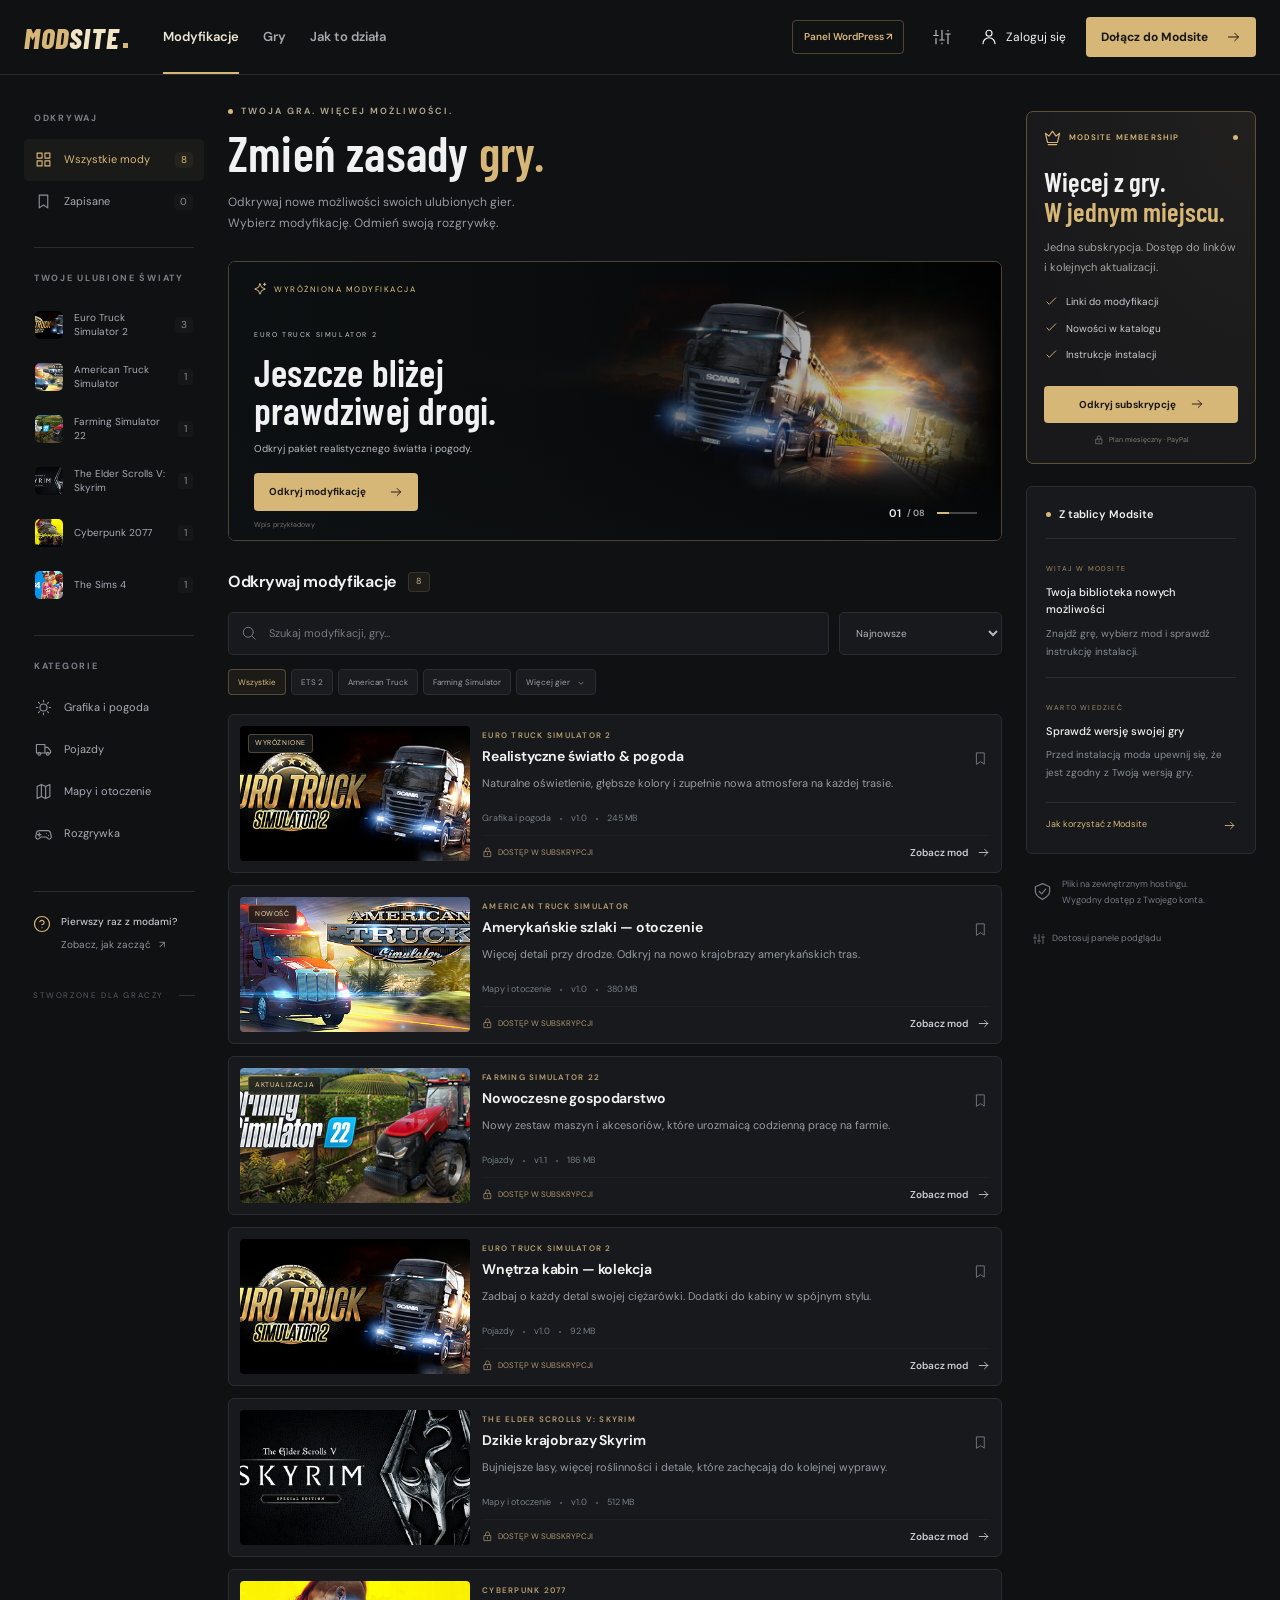
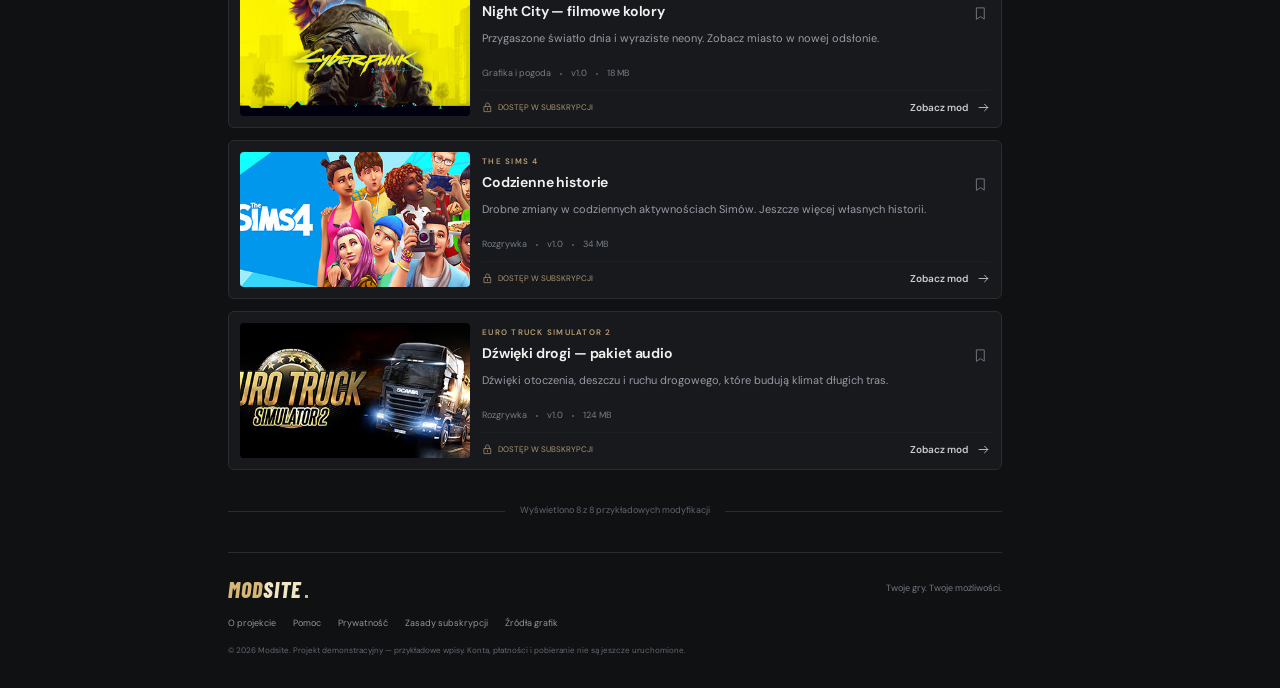
<file: index.html>
<!doctype html>
<html lang="pl">
<head>
  <meta charset="utf-8"><meta name="viewport" content="width=device-width,initial-scale=1">
  <meta name="description" content="Modsite — odkrywaj modyfikacje do ulubionych gier. Katalog modów z wygodnym dostępem w subskrypcji.">
  <meta name="theme-color" content="#101113"><title>Modsite — Twoja gra. Więcej możliwości.</title>
  <link rel="icon" href="assets/favicon.svg" type="image/svg+xml"><link rel="stylesheet" href="style.css"><script defer src="app.js"></script>
</head>
<body>
  <a class="skip" href="#catalog">Przejdź do modyfikacji</a>
  <header class="topbar">
    <div class="top-inner">
      <a class="brand" href="#" aria-label="Modsite — strona główna">MOD<span>SITE</span><i></i></a>
      <nav class="topnav" aria-label="Nawigacja główna"><a class="active" href="#catalog">Modyfikacje</a><button data-action="games">Gry</button><button data-modal="how">Jak to działa</button></nav>
      <div class="top-spacer"></div>
      <a class="admin-top" href="wordpress/" aria-label="Otwórz testowego WordPressa"><span class="admin-full">Panel WordPress ↗</span><span class="admin-short">WP</span></a>
      <button class="icon-button panel-settings" data-modal="panels" aria-label="Dostosuj panele" title="Dostosuj panele"><span data-icon="sliders"></span></button>
      <button class="login-top" data-modal="login" aria-label="Zaloguj się"><span data-icon="user"></span><span>Zaloguj się</span></button>
      <button class="button gold top-join" data-modal="subscribe">Dołącz do Modsite <span data-icon="arrow"></span></button>
      <button class="icon-button mobile-menu" data-action="menu" aria-label="Otwórz menu gier" aria-expanded="false"><span data-icon="menu"></span></button>
    </div>
    <div id="top-panels" class="top-custom-panels"></div>
  </header>
  <div class="page-shell">
    <aside class="left-sidebar" id="game-sidebar" aria-label="Gry i kategorie">
      <div class="side-title">ODKRYWAJ</div>
      <button class="side-item active" data-game="all"><span data-icon="grid"></span>Wszystkie mody<span class="count">8</span></button>
      <button class="side-item" data-action="saved"><span data-icon="bookmark"></span>Zapisane<span class="count" id="saved-count">0</span></button>
      <div class="sidebar-divider"></div>
      <div class="side-title">TWOJE ULUBIONE ŚWIATY</div>
      <div id="game-list"></div>
      <div class="sidebar-divider"></div>
      <div class="side-title">KATEGORIE</div>
      <button class="side-item" data-category="Grafika i pogoda"><span data-icon="sun"></span>Grafika i pogoda</button>
      <button class="side-item" data-category="Pojazdy"><span data-icon="truck"></span>Pojazdy</button>
      <button class="side-item" data-category="Mapy i otoczenie"><span data-icon="map"></span>Mapy i otoczenie</button>
      <button class="side-item" data-category="Rozgrywka"><span data-icon="gamepad"></span>Rozgrywka</button>
      <div id="left-panels" class="custom-panels"></div>
      <div class="side-help"><span data-icon="help"></span><div><b>Pierwszy raz z modami?</b><button data-modal="how">Zobacz, jak zacząć <span>↗</span></button></div></div>
      <div class="side-bottom">STWORZONE DLA GRACZY<span class="tiny-line"></span></div>
    </aside>
    <main id="main">
      <div class="intro-label"><span class="live-dot"></span> TWOJA GRA. WIĘCEJ MOŻLIWOŚCI.</div>
      <div class="intro-row"><h1>Zmień zasady <em>gry.</em></h1><span class="catalog-tag">KATALOG MODYFIKACJI</span></div>
      <p class="intro-copy">Odkrywaj nowe możliwości swoich ulubionych gier.<br> Wybierz modyfikację. Odmień swoją rozgrywkę.</p>
      <section class="featured" aria-labelledby="featured-title">
        <img src="assets/hero.jpg" alt="Ciężarówka na drodze w Euro Truck Simulator 2" class="featured-bg" fetchpriority="high">
        <div class="featured-shade"></div><span class="featured-label"><span data-icon="sparkles"></span> WYRÓŻNIONA MODYFIKACJA</span>
        <div class="featured-content"><span class="game-eyebrow">EURO TRUCK SIMULATOR 2</span><h2 id="featured-title">Jeszcze bliżej<br>prawdziwej drogi.</h2><p>Odkryj pakiet realistycznego światła i pogody.</p><button class="button gold" data-detail="1">Odkryj modyfikację <span data-icon="arrow"></span></button></div>
        <span class="featured-bottom">01 <span>/ 08</span><i></i></span><span class="featured-sample">Wpis przykładowy</span>
      </section>
      <section class="catalog-section" id="catalog" aria-labelledby="catalog-title">
        <div class="section-head"><h2 id="catalog-title">Odkrywaj modyfikacje<span id="result-count">8</span></h2><button class="text-button" id="reset-filters" hidden>Wyczyść filtry <span data-icon="x"></span></button></div>
        <div class="catalog-toolbar"><label class="search"><span data-icon="search"></span><input id="search" type="search" placeholder="Szukaj modyfikacji, gry…" aria-label="Szukaj modyfikacji"></label><label class="sort-label"><span class="sr-only">Sortowanie</span><select id="sort"><option value="newest">Najnowsze</option><option value="az">Nazwa: A–Z</option><option value="updated">Ostatnio zaktualizowane</option></select></label></div>
        <div class="filter-chips" id="filter-chips"><button class="chip selected" data-game="all">Wszystkie</button><button class="chip" data-game="ets2">ETS 2</button><button class="chip" data-game="ats">American Truck</button><button class="chip" data-game="farm">Farming Simulator</button><button class="chip" data-action="games">Więcej gier <span data-icon="chevron"></span></button></div>
        <div class="results-status" id="results-status" aria-live="polite"></div>
        <div class="mod-list" id="mod-list"></div>
        <div class="catalog-end"><span></span><p id="catalog-end-text">To wszystkie modyfikacje w podglądzie</p><span></span></div>
      </section>
      <footer class="footer"><div class="footer-row"><a class="brand small" href="#">MOD<span>SITE</span><i></i></a><span>Twoje gry. Twoje możliwości.</span></div><div class="footer-links"><button data-modal="about">O projekcie</button><button data-modal="how">Pomoc</button><button data-modal="privacy">Prywatność</button><button data-modal="terms">Zasady subskrypcji</button><button data-modal="credits">Źródła grafik</button></div><p>© 2026 Modsite. Projekt demonstracyjny — przykładowe wpisy. Konta, płatności i pobieranie nie są jeszcze uruchomione.</p></footer>
    </main>
    <aside class="right-sidebar" aria-label="Subskrypcja i aktualności">
      <section class="membership-panel"><div class="membership-top"><span data-icon="crown"></span><span>MODSITE MEMBERSHIP</span><i></i></div><h2>Więcej z gry.<br><em>W jednym miejscu.</em></h2><p>Jedna subskrypcja. Dostęp do linków i kolejnych aktualizacji.</p><ul><li><span data-icon="check"></span>Linki do modyfikacji</li><li><span data-icon="check"></span>Nowości w katalogu</li><li><span data-icon="check"></span>Instrukcje instalacji</li></ul><button class="button gold wide" data-modal="subscribe">Odkryj subskrypcję <span data-icon="arrow"></span></button><div class="membership-meta"><span data-icon="lock"></span>Plan miesięczny · PayPal</div></section>
      <section class="panel news-panel"><div class="panel-heading"><span class="live-dot"></span><h2>Z tablicy Modsite</h2></div><div class="news-item"><span class="news-category">WITAJ W MODSITE</span><h3>Twoja biblioteka nowych możliwości</h3><p>Znajdź grę, wybierz mod i sprawdź instrukcję instalacji.</p></div><div class="news-item"><span class="news-category">WARTO WIEDZIEĆ</span><h3>Sprawdź wersję swojej gry</h3><p>Przed instalacją moda upewnij się, że jest zgodny z Twoją wersją gry.</p></div><button class="text-button news-link" data-modal="how">Jak korzystać z Modsite <span data-icon="arrow"></span></button></section>
      <div id="right-panels" class="custom-panels"></div>
      <div class="small-note"><span data-icon="shield"></span><p>Pliki na zewnętrznym hostingu.<br>Wygodny dostęp z Twojego konta.</p></div>
      <button class="customize-button" data-modal="panels"><span data-icon="sliders"></span>Dostosuj panele podglądu</button>
    </aside>
  </div>
  <dialog id="modal"><div class="modal-inner"><button class="icon-button modal-close" data-action="close" aria-label="Zamknij okno"><span data-icon="x"></span></button><div id="modal-content"></div></div></dialog>
  <div class="toast" id="toast" role="status" aria-live="polite"></div>
</body>
</html>
</file>
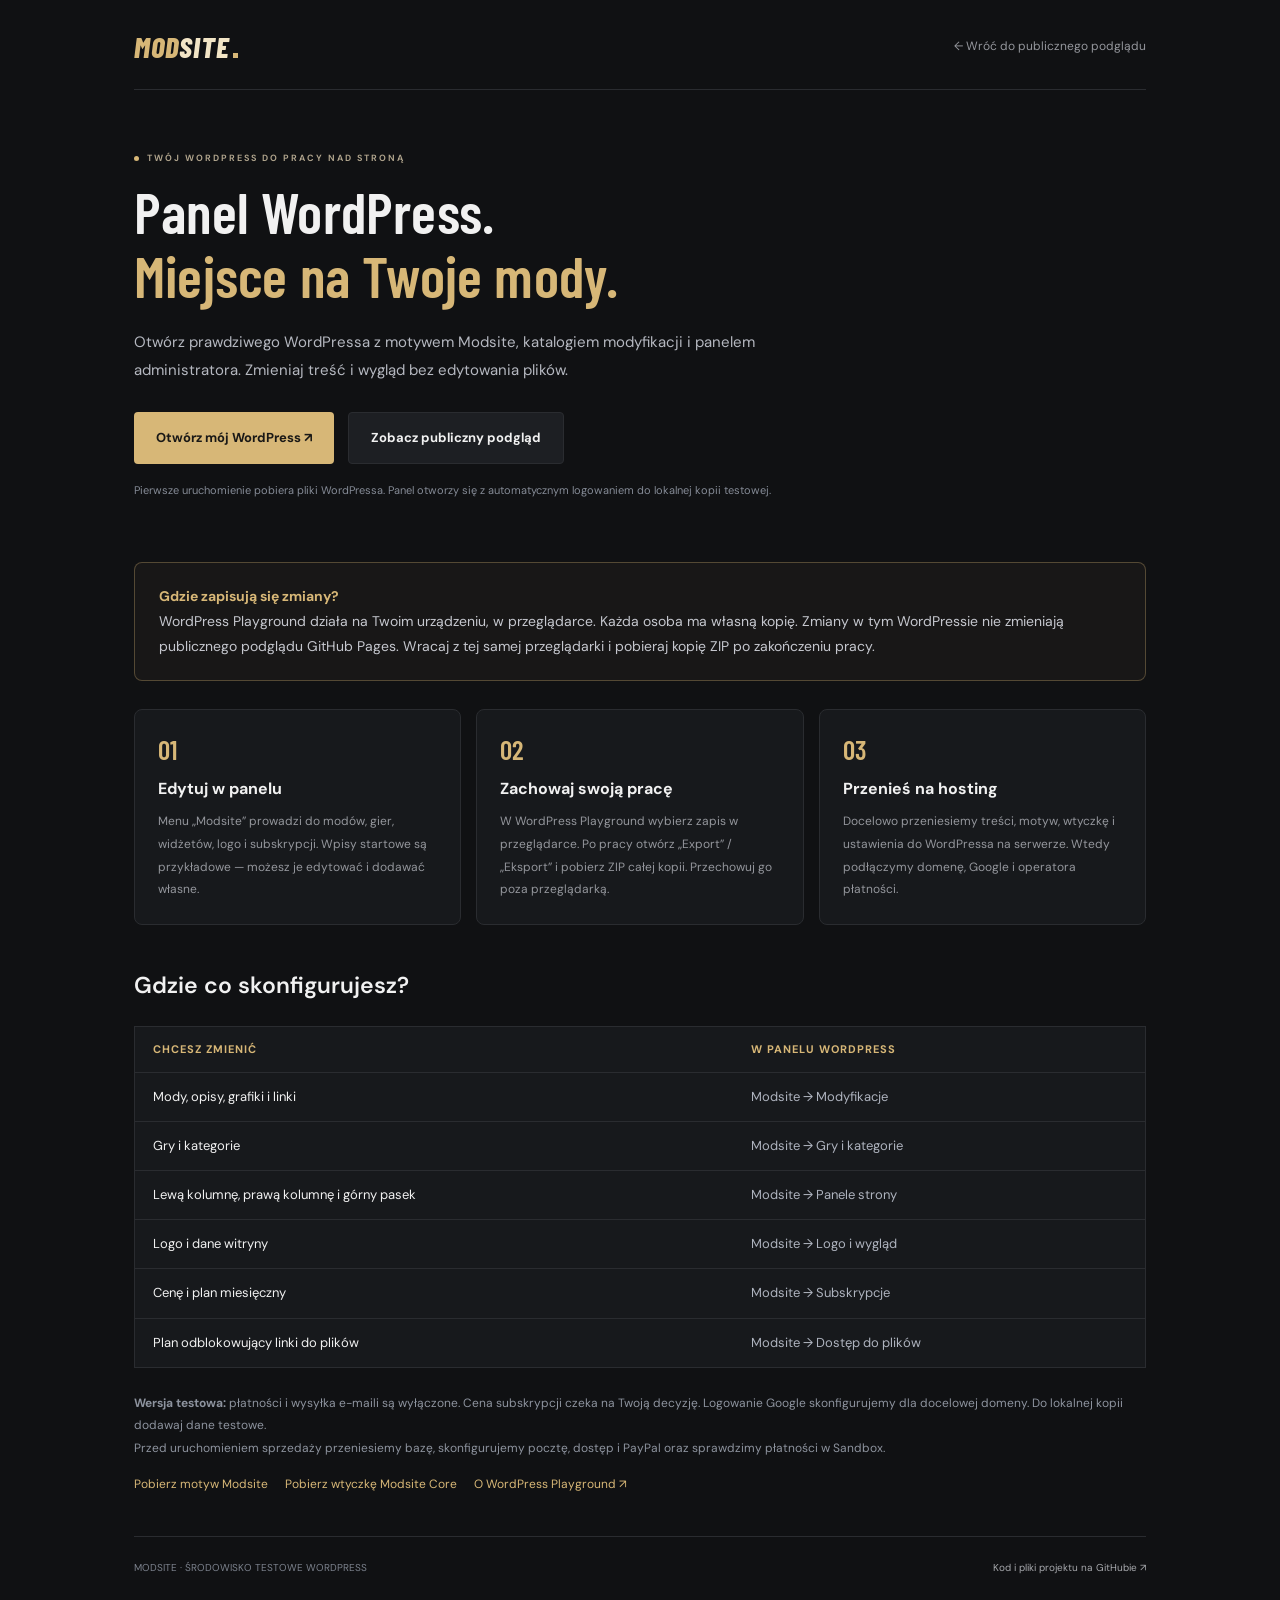
<file: wordpress/index.html>
<!doctype html>
<html lang="pl"><head><meta charset="utf-8"><meta name="viewport" content="width=device-width,initial-scale=1"><meta name="theme-color" content="#101113"><title>Panel WordPress — Modsite</title><link rel="icon" href="../assets/favicon.svg"><link rel="stylesheet" href="../style.css"><style>
body{font-size:14px}.wp-shell{max-width:1060px;margin:auto;padding:32px 24px 55px}.wp-head{display:flex;justify-content:space-between;align-items:center;padding-bottom:28px;border-bottom:1px solid var(--line)}.back-link{font-size:12px;color:var(--muted)}.wp-hero{padding:62px 0 35px;max-width:780px}.wp-hero h1{font-size:58px;margin:14px 0 20px}.wp-hero>p{color:#b5b8c0;font-size:15px;line-height:1.9;max-width:650px}.wp-actions{display:flex;gap:14px;flex-wrap:wrap;margin:27px 0 16px}.wp-actions .button{font-size:13px;padding:15px 22px}.wp-hint{font-size:11px!important;color:#858b96!important}.wp-notice{background:#d7b7770a;border:1px solid #d7b77750;border-radius:8px;padding:21px 24px;margin:15px 0 28px;line-height:1.8;color:#c5c7ce}.wp-notice strong{color:var(--gold)}.wp-cards{display:grid;grid-template-columns:repeat(3,1fr);gap:15px}.wp-card{background:var(--surface);border:1px solid var(--line);border-radius:8px;padding:23px}.wp-card .num{font:600 27px var(--display);color:var(--gold)}.wp-card h2{font-size:16px;margin:12px 0 8px}.wp-card p{font-size:12px;color:var(--muted);line-height:1.9;margin:0}.wp-section{margin:43px 0 22px;font-size:23px;font-weight:600}.wp-table{width:100%;border-collapse:collapse;background:var(--surface);border:1px solid var(--line);font-size:13px}.wp-table td,.wp-table th{padding:14px 18px;border-bottom:1px solid var(--line);text-align:left}.wp-table th{color:var(--gold);font-size:11px;letter-spacing:1px}.wp-table td:nth-child(2){color:#aeb3be}.wp-bottom{padding-top:24px;font-size:12px;color:#8d939e;line-height:1.9}.wp-bottom a{color:var(--gold)}.wp-file-links{display:flex;gap:17px;flex-wrap:wrap;margin-top:13px}.wp-foot{border-top:1px solid var(--line);margin-top:40px;padding-top:23px;display:flex;gap:20px;justify-content:space-between;font-size:10px;color:#7c828d}.wp-foot a{color:#a7a9ad}@media(max-width:700px){.wp-shell{padding:24px 18px 35px}.wp-hero{padding-top:38px}.wp-hero h1{font-size:44px}.wp-hero>p{font-size:13px}.wp-cards{grid-template-columns:1fr}.wp-table{font-size:11px}.wp-table td,.wp-table th{padding:12px}.wp-notice{padding:17px;font-size:12px}.wp-head .back-link{font-size:10px}.wp-actions .button{width:100%}.wp-foot{flex-direction:column;gap:8px}}
</style></head><body><main class="wp-shell"><header class="wp-head"><a class="brand" href="../">MOD<span>SITE</span><i></i></a><a class="back-link" href="../">← Wróć do publicznego podglądu</a></header>
<section class="wp-hero"><div class="intro-label"><span class="live-dot"></span> TWÓJ WORDPRESS DO PRACY NAD STRONĄ</div><h1>Panel WordPress.<br><em>Miejsce na Twoje mody.</em></h1><p>Otwórz prawdziwego WordPressa z motywem Modsite, katalogiem modyfikacji i panelem administratora. Zmieniaj treść i wygląd bez edytowania plików.</p><div class="wp-actions"><a class="button gold" href="https://playground.wordpress.net/?site-slug=modsite-dev&amp;blueprint-url=https%3A%2F%2Fmodsitepatreon.github.io%2Fmodsite%2Fwordpress%2Fblueprint.json" target="_blank" rel="noopener">Otwórz mój WordPress ↗</a><a class="button outline" href="../">Zobacz publiczny podgląd</a></div><p class="wp-hint">Pierwsze uruchomienie pobiera pliki WordPressa. Panel otworzy się z automatycznym logowaniem do lokalnej kopii testowej.</p></section>
<div class="wp-notice"><strong>Gdzie zapisują się zmiany?</strong><br>WordPress Playground działa na Twoim urządzeniu, w przeglądarce. Każda osoba ma własną kopię. Zmiany w tym WordPressie nie zmieniają publicznego podglądu GitHub Pages. Wracaj z tej samej przeglądarki i pobieraj kopię ZIP po zakończeniu pracy.</div>
<div class="wp-cards"><section class="wp-card"><div class="num">01</div><h2>Edytuj w panelu</h2><p>Menu „Modsite” prowadzi do modów, gier, widżetów, logo i subskrypcji. Wpisy startowe są przykładowe — możesz je edytować i dodawać własne.</p></section><section class="wp-card"><div class="num">02</div><h2>Zachowaj swoją pracę</h2><p>W WordPress Playground wybierz zapis w przeglądarce. Po pracy otwórz „Export” / „Eksport” i pobierz ZIP całej kopii. Przechowuj go poza przeglądarką.</p></section><section class="wp-card"><div class="num">03</div><h2>Przenieś na hosting</h2><p>Docelowo przeniesiemy treści, motyw, wtyczkę i ustawienia do WordPressa na serwerze. Wtedy podłączymy domenę, Google i operatora płatności.</p></section></div>
<h2 class="wp-section">Gdzie co skonfigurujesz?</h2><table class="wp-table"><thead><tr><th>CHCESZ ZMIENIĆ</th><th>W PANELU WORDPRESS</th></tr></thead><tbody><tr><td>Mody, opisy, grafiki i linki</td><td>Modsite → Modyfikacje</td></tr><tr><td>Gry i kategorie</td><td>Modsite → Gry i kategorie</td></tr><tr><td>Lewą kolumnę, prawą kolumnę i górny pasek</td><td>Modsite → Panele strony</td></tr><tr><td>Logo i dane witryny</td><td>Modsite → Logo i wygląd</td></tr><tr><td>Cenę i plan miesięczny</td><td>Modsite → Subskrypcje</td></tr><tr><td>Plan odblokowujący linki do plików</td><td>Modsite → Dostęp do plików</td></tr></tbody></table>
<div class="wp-bottom"><strong>Wersja testowa:</strong> płatności i wysyłka e-maili są wyłączone. Cena subskrypcji czeka na Twoją decyzję. Logowanie Google skonfigurujemy dla docelowej domeny. Do lokalnej kopii dodawaj dane testowe.<br>Przed uruchomieniem sprzedaży przeniesiemy bazę, skonfigurujemy pocztę, dostęp i PayPal oraz sprawdzimy płatności w Sandbox.<div class="wp-file-links"><a href="packages/modsite-theme.zip" download>Pobierz motyw Modsite</a><a href="packages/modsite-core.zip" download>Pobierz wtyczkę Modsite Core</a><a href="https://developer.wordpress.org/playground/getting-started/" target="_blank" rel="noopener">O WordPress Playground ↗</a></div></div>
<footer class="wp-foot"><span>MODSITE · ŚRODOWISKO TESTOWE WORDPRESS</span><a href="https://github.com/modsitepatreon/modsite">Kod i pliki projektu na GitHubie ↗</a></footer></main></body></html>
</file>
<file: style.css>
@import url('https://fonts.googleapis.com/css2?family=Barlow+Condensed:wght@500;600;700;800&family=DM+Sans:wght@400;450;500;550;600;650;700;750&display=swap');
:root{color-scheme:dark;--bg:#101113;--surface:#17191c;--raised:#1d1f23;--line:#2a2c30;--muted:#94969c;--text:#f1f1f1;--gold:#d7b777;--gold-hover:#eccd91;--sans:'DM Sans',Arial,sans-serif;--display:'Barlow Condensed','Arial Narrow',Impact,sans-serif}
*{box-sizing:border-box}html{scroll-behavior:smooth;scroll-padding-top:100px}body{margin:0;background:var(--bg);color:var(--text);font:14px/1.55 var(--sans);-webkit-font-smoothing:antialiased}button,input,select,textarea{font:inherit}button,a,input,select,textarea{-webkit-tap-highlight-color:transparent}button{cursor:pointer}button,a{touch-action:manipulation}button{color:inherit}button:disabled{cursor:not-allowed;opacity:.6}a{color:inherit;text-decoration:none}button{border:0;background:none}img{display:block;max-width:100%}svg.icon{width:18px;height:18px;display:inline-block;vertical-align:middle;fill:none;stroke:currentColor;stroke-width:1.6;stroke-linecap:round;stroke-linejoin:round;flex-shrink:0}a:focus-visible,button:focus-visible,input:focus-visible,select:focus-visible,textarea:focus-visible{outline:2px solid var(--gold);outline-offset:4px}[hidden]{display:none!important}.sr-only{position:absolute;width:1px;height:1px;overflow:hidden;clip:rect(0,0,0,0)}.skip{position:fixed;top:-100px;left:16px;background:var(--gold);color:#151515;padding:12px;z-index:200}.skip:focus{top:8px}
.topbar{position:sticky;top:0;z-index:30;border-bottom:1px solid var(--line);background:rgba(17,18,20,.97);backdrop-filter:blur(18px)}.top-inner{max-width:1600px;margin:auto;display:flex;align-items:center;gap:27px;height:74px;padding:0 35px}.brand{font:800 29px/1 var(--display);font-style:italic;letter-spacing:1px;display:inline-flex;align-items:center;flex-shrink:0;color:var(--gold)}.brand span{color:#f2e5c6}.brand i{width:5px;height:5px;background:var(--gold);margin:17px 0 0 4px}.topnav{display:flex;align-items:center;gap:28px;height:100%;margin-left:36px;font-size:13px;font-weight:600;color:#a8a9ae}.topnav>a,.topnav>button{height:100%;padding:0;position:relative;display:flex;align-items:center}.topnav>.active{color:#ede6d5}.topnav>.active:after{content:'';position:absolute;bottom:0;left:0;right:0;height:2px;background:var(--gold)}.topnav a:hover,.topnav button:hover{color:var(--gold)}.top-spacer{flex:1}.preview-pill{font-size:8px;letter-spacing:1.4px;color:#aaa18e;border:1px solid #4a4030;border-radius:3px;padding:5px 7px;white-space:nowrap}.icon-button{padding:9px;display:flex;align-items:center;justify-content:center;color:#b9bbc1;border-radius:5px}.icon-button:hover{color:var(--gold);background:#ffffff08}.login-top{display:flex;gap:8px;align-items:center;font-size:12px;white-space:nowrap;padding:0}.button{padding:12px 19px;display:inline-flex;align-items:center;justify-content:center;gap:18px;font-size:12px;font-weight:700;border-radius:4px;transition:background .18s,transform .18s}.button:hover{transform:translateY(-1px)}.gold{background:var(--gold);color:#191816}.gold:hover{background:var(--gold-hover)}.button.outline{border:1px solid var(--line);background:var(--raised)}.wide{width:100%}.top-join{padding:11px 15px;gap:18px;white-space:nowrap}.top-join .icon{width:15px}.mobile-menu{display:none}.page-shell{max-width:1600px;margin:auto;padding:38px 35px 0;display:grid;grid-template-columns:205px minmax(0,1fr) 255px;gap:34px}.left-sidebar,.right-sidebar{min-width:0}.left-sidebar{padding-top:7px}.side-title{color:#7c7e85;font-size:9px;letter-spacing:1.7px;font-weight:700;margin:0 0 13px 10px}.side-item{display:flex;align-items:center;text-align:left;gap:12px;font-size:12px;line-height:1.4;color:#a9abb2;padding:12px 11px;width:100%;border-radius:5px;min-height:42px}.side-item>.icon{width:17px;height:17px;color:#8e9099}.side-item:hover{background:#ffffff04;color:#ddd}.side-item.active{color:var(--gold);background:#d7b7770d}.side-item.active>.icon{color:var(--gold)}.count{margin-left:auto;font-size:10px;color:#8d8d91;background:#ffffff07;border-radius:4px;padding:1px 6px}.side-item.active .count{color:var(--gold);background:#d7b77710}.sidebar-divider{height:1px;background:var(--line);margin:24px 10px}.game-item{gap:11px;font-size:11px;min-height:48px}.game-item img{height:28px;width:28px;object-fit:cover;border-radius:5px}.game-item>span:not(.count){flex:1}.side-help{display:flex;align-items:flex-start;gap:10px;margin:36px 9px 0;padding-top:22px;border-top:1px solid var(--line);font-size:10px}.side-help>.icon{color:var(--gold);margin-top:1px}.side-help b{font-size:10px;font-weight:500;color:#c5c6cb}.side-help button{font-size:10px;color:#8f9199;padding:8px 0}.side-help button span{margin-left:5px}.side-bottom{margin:28px 9px;color:#575a61;font-size:8px;letter-spacing:1.6px;display:flex;align-items:center;gap:15px}.tiny-line{height:1px;flex:1;background:#303237}
.intro-label{display:flex;align-items:center;gap:8px;font-size:9px;font-weight:650;letter-spacing:2px;color:#b2a68e;margin:0 0 7px}.live-dot{display:inline-block;width:5px;height:5px;border-radius:50%;background:var(--gold);flex-shrink:0}.intro-row{display:flex;align-items:center;justify-content:space-between;gap:10px}h1{font:600 49px/1.1 var(--display);margin:0;letter-spacing:.2px}h1 em{font-style:normal;color:var(--gold)}.catalog-tag{font-size:7px;letter-spacing:1.5px;color:#6c6e76;padding-top:12px;white-space:nowrap}.intro-copy{font-size:12px;color:#979aa2;line-height:1.8;margin:12px 0 26px}.intro-copy br{display:none}.featured{position:relative;height:285px;overflow:hidden;border-radius:7px;background:#202326;border:1px solid #4d4435}.featured-bg{width:100%;height:100%;object-fit:cover;object-position:center}.featured-shade{position:absolute;inset:0;background:linear-gradient(90deg,rgba(14,17,19,.94),rgba(14,17,19,.76) 38%,rgba(14,17,19,.05) 100%),linear-gradient(0deg,#1012157a,transparent 40%)}.featured-label{position:absolute;top:20px;left:24px;display:flex;align-items:center;gap:7px;font-size:8px;letter-spacing:1.5px;color:#e4c889}.featured-label .icon{width:14px;height:14px}.featured-content{position:absolute;top:60px;left:25px}.game-eyebrow{font-size:7px;letter-spacing:1.6px;color:#c9cbd0}.featured h2{font:600 40px/1.02 var(--display);letter-spacing:.2px;margin:9px 0 11px}.featured p{font-size:10px;color:#b9bbc0;margin:0 0 16px}.featured .button{padding:10px 15px;font-size:10px;gap:23px}.featured .button .icon{width:14px}.featured-bottom{position:absolute;bottom:18px;right:24px;font-size:11px;font-weight:600;display:flex;align-items:center;gap:6px}.featured-bottom>span{font-size:9px;color:#a4a7ab}.featured-bottom i{width:40px;height:2px;background:#ffffff40;margin-left:6px;position:relative}.featured-bottom i:before{content:'';width:12px;height:100%;position:absolute;background:var(--gold)}.featured-sample{position:absolute;bottom:9px;left:25px;font-size:7px;color:#c8c6bb8c}
.catalog-section{padding-top:29px}.section-head{display:flex;align-items:center;justify-content:space-between;gap:6px;margin-bottom:17px}.section-head h2{font-size:16px;letter-spacing:-.3px;font-weight:650;margin:0;display:flex;align-items:center;gap:11px}.section-head h2>span{color:#b1a384;font-size:9px;font-weight:500;background:#d7b77712;border:1px solid #d7b77725;border-radius:4px;min-width:22px;text-align:center;padding:2px 5px}.text-button{font-size:10px;color:var(--gold);display:inline-flex;gap:8px;align-items:center;padding:0}.text-button .icon{width:13px;height:13px}.catalog-toolbar{display:flex;gap:10px;margin-bottom:14px}.search{display:flex;align-items:center;gap:10px;border:1px solid var(--line);background:#17191c;border-radius:5px;flex:1;min-width:0;padding:11px 13px}.search .icon{width:15px;height:15px;color:#777b85}.search input{background:none;color:var(--text);border:0;outline:0;min-width:0;width:100%;font-size:11px}.search:focus-within{border-color:#a58d5e}.search input::placeholder{color:#787b83}.sort-label{display:flex;align-items:center;max-width:180px}.sort-label select{font-size:10px;background:#17191c;color:#b4b6be;border:1px solid var(--line);border-radius:5px;height:100%;padding:8px 12px;max-width:100%;cursor:pointer}.filter-chips{display:flex;align-items:center;gap:7px;margin-bottom:19px;flex-wrap:wrap}.chip{background:#191b1e;border:1px solid #2a2d31;color:#9ea0a8;font-size:9px;border-radius:4px;padding:6px 11px;white-space:nowrap}.chip.selected{color:var(--gold);background:#d7b77710;border-color:#d7b77750}.chip:hover{border-color:#8a7750;color:#ddc18b}.chip .icon{width:10px;height:10px;margin-left:4px}.results-status{color:#a39a87;font-size:11px;margin-bottom:10px}.results-status:empty{display:none}.mod-list{display:grid;gap:12px}.mod-card{display:flex;background:var(--surface);border:1px solid var(--line);border-radius:6px;padding:11px;gap:17px;transition:border-color .18s}.mod-card:hover{border-color:#575041}.mod-image{position:relative;flex:0 0 34%;max-width:230px;align-self:stretch;overflow:hidden;border-radius:4px;min-height:135px;cursor:pointer;padding:0;background:#25292d}.mod-image img{width:100%;height:100%;object-fit:cover;transition:transform .3s}.mod-image:hover img{transform:scale(1.045)}.image-tag{position:absolute;left:8px;top:8px;font-size:7px;letter-spacing:.6px;background:#18191ad9;color:#eed6a3;border:1px solid #d7b7774d;padding:3px 6px;border-radius:3px;backdrop-filter:blur(5px)}.mod-content{flex:1;min-width:0;padding:3px 0 1px;display:flex;flex-direction:column}.mod-game{font-size:7px;letter-spacing:1.25px;color:#b69e70;font-weight:600}.mod-title-row{display:flex;align-items:flex-start;gap:8px;margin:5px 0 6px}.mod-title{padding:0;text-align:left;font-size:15px;line-height:1.3;letter-spacing:-.15px;font-weight:650;flex:1}.mod-title:hover{color:var(--gold)}.save-button{padding:0 2px;color:#6e737c;flex-shrink:0}.save-button .icon{width:15px;height:15px}.save-button.saved{color:var(--gold)}.save-button.saved svg{fill:#d7b77720}.mod-description{font-size:10px;line-height:1.7;color:#979ba5;margin:0 0 8px;display:-webkit-box;-webkit-line-clamp:2;-webkit-box-orient:vertical;overflow:hidden}.mod-meta{display:flex;align-items:center;gap:9px;color:#777e88;font-size:8px;margin-top:auto;margin-bottom:9px}.mod-meta .dot{width:2px;height:2px;border-radius:50%;background:#5c636d}.mod-bottom{display:flex;align-items:center;justify-content:space-between;gap:8px;border-top:1px solid #ffffff07;padding-top:9px}.access-label{display:flex;gap:5px;align-items:center;font-size:8px;color:#ac9670}.access-label .icon{width:11px;height:11px}.detail-link{display:flex;align-items:center;gap:9px;color:#c9cbd1;font-size:9px;padding:0;font-weight:600}.detail-link .icon{width:13px;height:13px}.detail-link:hover{color:var(--gold)}.catalog-end{display:flex;align-items:center;gap:15px;margin:25px 0;color:#606570;font-size:9px;text-align:center}.catalog-end>span{height:1px;flex:1;background:var(--line)}.empty-state{padding:45px 25px;text-align:center;border:1px dashed #42403a;border-radius:6px;color:#a6a7ad}.empty-state .icon{width:28px;height:28px;color:var(--gold);margin-bottom:10px}.empty-state h3{color:#ddd;font-size:15px;margin:3px 0}.empty-state p{font-size:12px}.empty-state button{margin-top:10px}
.right-sidebar{padding-top:6px}.membership-panel{border:1px solid #605036;border-radius:7px;padding:21px;background:radial-gradient(ellipse at 100% 0,#d7b7770b,transparent 75%),#19191b}.membership-top{display:flex;align-items:center;gap:8px;color:var(--gold);font-size:8px;font-weight:600;letter-spacing:1.2px}.membership-top .icon{width:17px;height:17px}.membership-top i{width:5px;height:5px;background:var(--gold);border-radius:50%;margin-left:auto}.membership-panel h2{font:600 29px/1.12 var(--display);margin:20px 0 12px}.membership-panel h2 em{font-style:normal;color:var(--gold)}.membership-panel p{font-size:11px;color:#a5a3a3;line-height:1.8;margin:0 0 16px}.membership-panel ul{list-style:none;margin:0 0 23px;padding:0;display:grid;gap:11px;font-size:10px;color:#cccbce}.membership-panel li{display:flex;align-items:center;gap:8px}.membership-panel li .icon{width:14px;height:14px;color:var(--gold)}.membership-panel .button{font-size:10px;padding:11px 9px;gap:14px}.membership-panel .button .icon{width:14px;height:14px}.membership-meta{display:flex;align-items:center;justify-content:center;gap:5px;color:#85817b;font-size:8px;margin-top:12px}.membership-meta .icon{width:10px;height:10px}.panel{background:var(--surface);border:1px solid var(--line);border-radius:6px;padding:19px;margin-top:22px}.panel-heading{display:flex;align-items:center;gap:8px;padding-bottom:15px;border-bottom:1px solid var(--line)}.panel-heading h2{font-size:11px;font-weight:600;margin:0}.news-item{padding-top:17px}.news-item+.news-item{margin-top:16px;border-top:1px solid var(--line)}.news-category{font-size:7px;letter-spacing:1.2px;color:#a38e65}.news-item h3{font-size:11px;font-weight:500;line-height:1.6;margin:6px 0}.news-item p{font-size:10px;line-height:1.8;color:#888d97;margin:0}.news-link{font-size:9px;border-top:1px solid var(--line);margin-top:20px;padding-top:15px;width:100%;justify-content:space-between}.small-note{display:flex;gap:10px;margin:22px 7px 0;align-items:center;color:#747983}.small-note .icon{width:19px;height:19px}.small-note p{font-size:9px;line-height:1.8;margin:0}.customize-button{display:flex;gap:7px;align-items:center;color:#7b7d83;font-size:9px;padding:24px 7px}.customize-button .icon{width:12px;height:12px}.customize-button:hover{color:var(--gold)}.custom-panel{padding:16px;margin:16px 0 0;border:1px solid var(--line);border-radius:5px;background:var(--surface);word-break:break-word}.custom-panel h3{font-size:12px;font-weight:600;color:var(--gold);margin:0 0 8px}.custom-panel p{font-size:11px;color:#9da0a8;margin:0;white-space:pre-wrap}.top-custom-panels{max-width:1530px;margin:auto;display:flex;gap:16px;align-items:center;padding:0 5px;flex-wrap:wrap}.top-custom-panels:empty{display:none}.top-custom-panels .custom-panel{display:flex;gap:10px;align-items:center;background:transparent;border:0;margin:0;padding:4px 0}.top-custom-panels .custom-panel h3,.top-custom-panels .custom-panel p{font-size:10px;margin:0}.footer{border-top:1px solid var(--line);padding:25px 0 30px;margin-top:20px}.footer-row{display:flex;justify-content:space-between;align-items:center;gap:12px}.brand.small{font-size:22px}.brand.small i{width:3px;height:3px;margin-top:14px}.footer-row>span{font-size:9px;color:#737881}.footer-links{display:flex;gap:17px;flex-wrap:wrap;margin:17px 0 12px}.footer-links button{font-size:9px;color:#92969e;padding:0}.footer-links button:hover{color:var(--gold)}.footer p{font-size:8px;color:#636872;margin:0;line-height:1.9}
dialog{color:var(--text);background:#191b1e;border:1px solid #514732;border-radius:10px;padding:0;width:min(560px,calc(100% - 30px));max-height:90dvh;box-shadow:0 30px 100px #0009}dialog::backdrop{background:#06080cd9;backdrop-filter:blur(7px)}.modal-inner{padding:34px;position:relative}.modal-close{position:absolute;right:10px;top:10px}.modal-kicker{font-size:9px;letter-spacing:1.8px;color:var(--gold);margin-bottom:8px}.modal-inner h2{font:600 35px/1.1 var(--display);margin:0 28px 14px 0}.modal-inner h3{font-size:14px;margin:22px 0 8px}.modal-inner p,.modal-inner li{font-size:12px;color:#a7abb5;line-height:1.9}.modal-inner ul,.modal-inner ol{padding-left:20px}.modal-inner a:not(.button){color:var(--gold);text-decoration:underline}.modal-info{border:1px solid #d7b7772a;background:#d7b77708;border-radius:5px;padding:11px 13px;font-size:11px;color:#c8b68e;line-height:1.7;margin:18px 0}.auth-form{display:grid;gap:13px;margin:20px 0}.field{display:grid;gap:6px;text-align:left;font-size:11px;color:#c4c7cd}.field input,.field select,.field textarea{border:1px solid #363a40;border-radius:5px;padding:11px;background:#111316;color:#eee;width:100%;resize:vertical}.field input::placeholder{color:#666c78}.google-button{width:100%;padding:12px;border:1px solid #44464c;border-radius:5px;background:#f6f6f6;color:#252729;display:flex;align-items:center;justify-content:center;gap:12px;font-size:12px;font-weight:600}.google-g{font:700 18px Arial;color:#4285f4}.auth-divider{display:flex;align-items:center;gap:14px;font-size:10px;color:#6f7681;margin:19px 0}.auth-divider:before,.auth-divider:after{content:'';height:1px;background:var(--line);flex:1}.switch-auth{font-size:11px!important;text-align:center}.switch-auth button{color:var(--gold);padding:0}.detail-cover{width:100%;height:180px;object-fit:cover;border-radius:6px;margin:20px 0}.detail-info{display:flex;gap:8px;flex-wrap:wrap}.detail-info span{font-size:9px;background:#d7b7770d;color:#beae8c;padding:5px 8px;border-radius:3px}.lock-box{padding:22px;border:1px solid #d7b77745;border-radius:6px;margin:22px 0;background:#d7b77706;text-align:center}.lock-box>.icon{color:var(--gold);width:25px;height:25px}.lock-box h3{margin:10px 0 7px}.lock-box p{font-size:11px}.lock-box .button{margin-top:5px}.modal-games{display:grid;grid-template-columns:1fr 1fr;gap:9px;margin-top:20px}.modal-game{display:flex;align-items:center;gap:9px;padding:10px;border:1px solid var(--line);border-radius:5px;text-align:left;font-size:10px}.modal-game img{width:42px;height:34px;object-fit:cover;border-radius:3px}.modal-game:hover{border-color:var(--gold)}.panel-edit-item{padding:12px 0;border-bottom:1px solid var(--line);display:flex;justify-content:space-between;gap:9px;align-items:center;font-size:11px}.panel-edit-item span{color:#999;font-size:9px;display:block}.panel-edit-item button{color:var(--gold);font-size:10px;padding:5px}.toast{position:fixed;bottom:25px;left:50%;transform:translate(-50%,15px);max-width:min(500px,calc(100% - 30px));padding:13px 20px;background:#292820;color:#eddbb7;border:1px solid #6d5b37;border-radius:6px;font-size:12px;opacity:0;pointer-events:none;transition:.2s;z-index:100;box-shadow:0 10px 40px #0008}.toast.show{opacity:1;transform:translate(-50%,0)}body.dialog-open{overflow:hidden}
@media(min-width:1600px){.page-shell{gap:40px;grid-template-columns:215px minmax(0,1fr) 270px}.featured{height:320px}.featured-content{top:67px}.featured h2{font-size:48px}.mod-image{min-height:155px}.mod-title{font-size:17px}.mod-description{font-size:11px}.mod-content{padding-top:6px}.mod-game{font-size:8px}.mod-meta{font-size:9px}.mod-bottom{padding-top:12px}.featured-label{top:23px}.featured p{font-size:11px}}
@media(max-width:1280px){.top-inner{gap:20px;padding:0 24px}.topnav{margin-left:15px;gap:24px}.preview-pill{display:none}.page-shell{padding:30px 24px 0;gap:24px;grid-template-columns:180px minmax(0,1fr) 230px}.membership-panel{padding:17px}.membership-panel h2{font-size:27px}.catalog-tag{display:none}.mod-card{gap:12px}.mod-title{font-size:14px}.mod-image{min-height:135px}.mod-description{font-size:9px}.filter-chips{gap:5px}.chip{padding:6px 9px;font-size:8px}.featured{height:280px}.featured h2{font-size:38px}.intro-copy br{display:block}.membership-meta{font-size:7px}.side-item{font-size:11px}.game-item{font-size:10px}}
@media(max-width:1080px){.page-shell{grid-template-columns:170px minmax(0,1fr);gap:24px}.right-sidebar{grid-column:2;display:grid;grid-template-columns:1fr 1fr;gap:20px;padding:0}.right-sidebar .panel{margin:0}.right-sidebar .custom-panels{grid-column:1/-1}.small-note,.customize-button{display:none}.membership-panel h2{font-size:30px}.membership-panel p{font-size:12px}.topnav{gap:22px;margin-left:15px}.top-inner{gap:20px}.top-join{font-size:10px;padding:11px 12px}.mod-image{min-height:150px}.mod-description{font-size:11px}.mod-title{font-size:16px}.catalog-tag{display:block}.intro-copy br{display:none}.featured{height:300px}.featured-content{top:65px}.featured h2{font-size:44px}.mod-meta{font-size:9px}.mod-game{font-size:8px}.filter-chips .chip{font-size:9px;padding:7px 10px}.footer{margin-bottom:8px}.right-sidebar{margin-bottom:30px}}
@media(max-width:800px){.topnav{display:none}.top-inner{height:66px;padding:0 20px;gap:14px}.brand{font-size:27px}.login-top{font-size:11px}.top-join{font-size:10px}.page-shell{padding:27px 20px 0;grid-template-columns:150px minmax(0,1fr);gap:20px}.side-item{padding-left:7px;gap:8px;font-size:10px}.game-item img{width:23px;height:23px}.game-item .count{display:none}.side-title{font-size:7px;margin-left:7px;letter-spacing:1.1px}.side-help{margin-left:7px;gap:7px}.side-help b{font-size:9px}.side-help button{font-size:8px}.side-bottom{font-size:6px}.intro-label{font-size:7px;letter-spacing:1.5px}h1{font-size:41px}.catalog-tag{display:none}.intro-copy{font-size:11px}.featured{height:280px}.featured-content{left:19px;top:60px}.featured-label{left:19px;font-size:7px}.featured h2{font-size:38px}.featured p{font-size:9px}.featured-shade{background:linear-gradient(90deg,#101214ed,#10121494 60%,#10121412)}.featured .button{font-size:9px}.mod-card{gap:12px;padding:9px}.mod-image{flex-basis:35%;min-height:152px}.mod-title{font-size:14px}.mod-description{font-size:9px}.mod-game{font-size:6px;letter-spacing:.8px}.mod-meta{font-size:7px;gap:5px}.access-label{font-size:7px}.detail-link{font-size:8px;gap:3px}.section-head h2{font-size:14px}.sort-label{max-width:139px}.sort-label select{font-size:9px;padding:6px}.search{padding:10px}.search input{font-size:10px}.right-sidebar{grid-template-columns:1fr}.right-sidebar .membership-panel{display:none}.right-sidebar .news-panel{display:none}.right-sidebar{margin:0}.membership-panel h2{font-size:26px}.filter-chips .chip{font-size:8px;padding:6px 8px}.top-custom-panels{padding:0 20px}.top-custom-panels .custom-panel{flex-wrap:wrap;gap:3px}.top-custom-panels .custom-panel p{font-size:9px}}
@media(max-width:600px){.top-inner{padding:0 16px;gap:10px;height:61px}.brand{font-size:26px}.top-join{font-size:9px;padding:10px 12px;gap:7px}.top-join .icon{display:none}.login-top{padding:8px}.login-top>span:last-child{display:none}.login-top .icon{width:17px}.panel-settings{display:none}.mobile-menu{display:flex;padding:7px}.page-shell{display:block;padding:24px 16px 0}.left-sidebar{display:none;position:fixed;top:61px;bottom:0;left:0;width:255px;background:#15171a;z-index:25;padding:24px 19px;overflow:auto;border-right:1px solid var(--line);box-shadow:30px 0 100px #0009}.left-sidebar.mobile-open{display:block}.side-title{font-size:9px;margin-left:10px}.side-item{padding:12px 10px;font-size:12px;gap:12px}.game-item img{width:30px;height:30px}.game-item .count{display:block}.side-help b{font-size:11px}.side-help button{font-size:10px}.intro-label{font-size:7px;letter-spacing:1.6px;margin-bottom:8px}h1{font-size:43px}.intro-copy{font-size:11px;line-height:1.8;margin-bottom:22px}.intro-copy br{display:block}.featured{height:285px}.featured-bg{object-position:60%}.featured-shade{background:linear-gradient(90deg,#101214ed,#101214a6 60%,#10121438)}.featured-label{font-size:7px;top:19px;left:20px}.featured-content{left:20px;top:58px}.featured h2{font-size:40px;margin:10px 0 13px}.featured p{font-size:9px;margin-bottom:18px}.featured .button{padding:11px 15px;font-size:10px}.game-eyebrow{font-size:7px}.featured-sample{left:20px}.catalog-section{padding-top:26px}.section-head h2{font-size:16px}.catalog-toolbar{gap:7px}.sort-label{max-width:123px}.sort-label select{font-size:9px;padding:8px}.search{padding:11px 10px;gap:7px}.search input{font-size:10px}.filter-chips{gap:6px;margin-bottom:17px;flex-wrap:nowrap;overflow:auto;scrollbar-width:none}.filter-chips .chip{font-size:8px;padding:6px 9px}.mod-card{gap:12px;padding:10px}.mod-image{flex-basis:33%;min-height:153px}.mod-title{font-size:14px;line-height:1.4}.mod-description{font-size:9px;line-height:1.8;-webkit-line-clamp:2;margin-bottom:6px}.mod-title-row{margin:5px 0}.mod-game{font-size:6px;line-height:1.5}.mod-meta{font-size:7px;margin-bottom:8px;flex-wrap:wrap;gap:5px}.mod-bottom{padding-top:8px;align-items:center}.access-label{font-size:6px;gap:4px}.access-label .icon{width:9px;height:9px}.detail-link{font-size:8px;gap:3px}.detail-link .icon{width:11px;height:11px}.save-button .icon{width:13px;height:13px}.catalog-end{font-size:8px;gap:10px}.footer-row>span{font-size:8px}.footer-links{gap:14px}.footer p{font-size:8px}.footer{padding-top:23px}.modal-inner{padding:28px 22px}.modal-inner h2{font-size:31px}.modal-games{grid-template-columns:1fr}.modal-game{font-size:12px}.modal-game img{width:60px;height:38px}.top-custom-panels{padding:0 16px}.text-button{font-size:9px}.results-status{font-size:10px}}
.top-custom-panels{max-height:78px;overflow:auto}.mod-description{font-size:11px}.mod-game{font-size:8px}.mod-meta{font-size:9px}.access-label{font-size:8px}.detail-link{font-size:10px}
@media(max-width:800px){.mod-description{font-size:10px}.mod-game{font-size:7px}.mod-meta{font-size:8px}.detail-link{font-size:9px}}
@media(max-width:600px){.mod-description{font-size:10px}.mod-game{font-size:7px}.mod-meta{font-size:8px}.access-label{font-size:7px}.mod-image{min-height:166px}}
.admin-top{display:inline-flex;align-items:center;white-space:nowrap;border:1px solid #d7b77750;color:var(--gold);border-radius:4px;padding:8px 11px;font-size:10px;font-weight:600}.admin-top:hover{background:#d7b7770d}.admin-short{display:none}@media(max-width:1080px){.admin-full{display:none}.admin-short{display:inline}.admin-top{padding:7px 9px}}@media(max-width:600px){.top-inner{gap:8px}.top-join{padding:10px 9px}.admin-top{padding:7px;font-size:9px}}
@media(prefers-reduced-motion:reduce){*{scroll-behavior:auto!important;transition:none!important;animation:none!important}}
</file>
